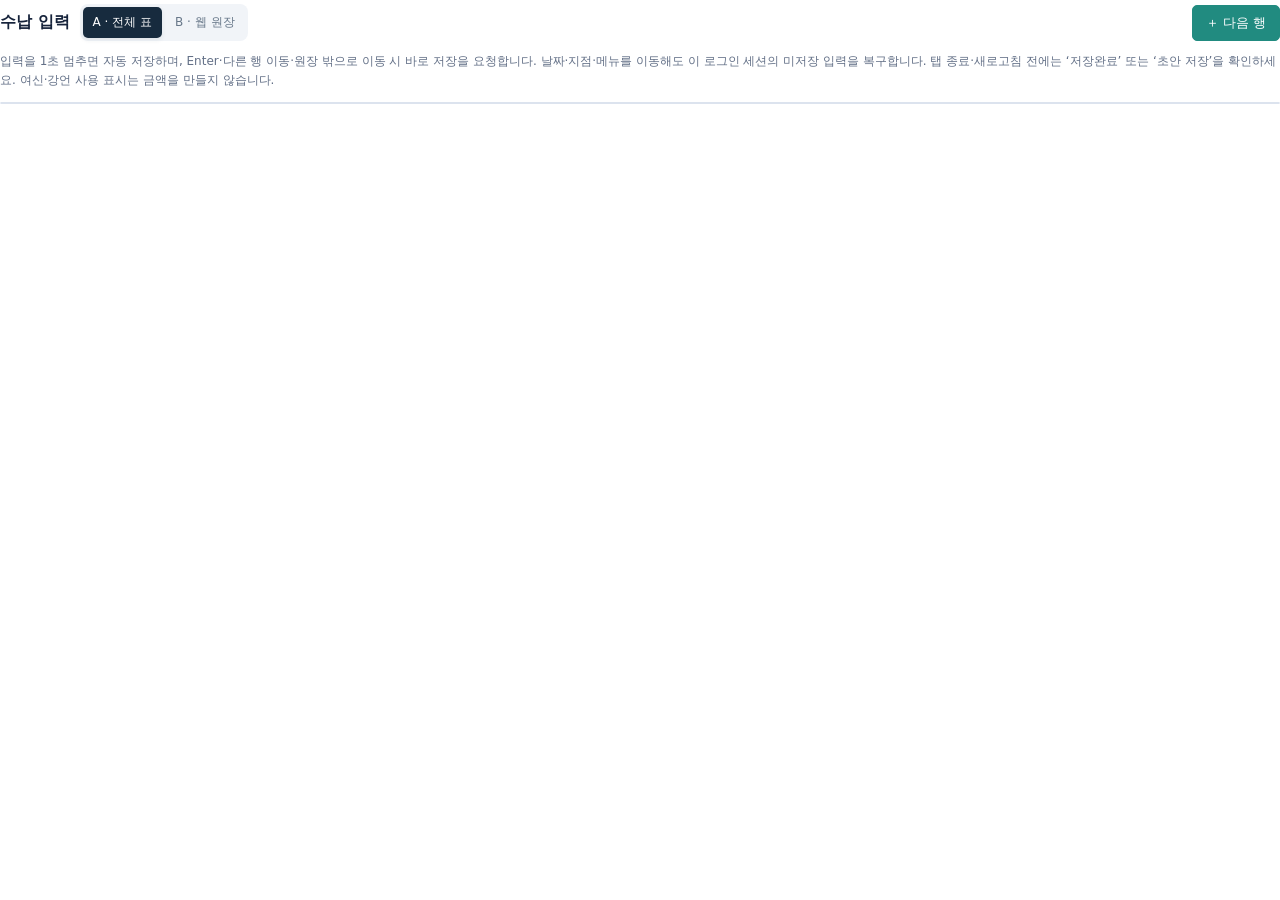
<file: assets/ledger_editor/index.html>
<!doctype html>
<html lang="ko"><head><meta charset="utf-8"><meta name="viewport" content="width=device-width,initial-scale=1">
<link rel="stylesheet" href="editor.css"><link rel="stylesheet" href="web.css"><title>수납 원장 입력</title></head>
<body><div class="toolbar"><strong>수납 입력</strong><div class="layout-switch" role="group" aria-label="수납원장 화면 비교"><button id="layout-table" class="web-local-control" type="button" aria-pressed="true">A · 전체 표</button><button id="layout-web" class="web-local-control" type="button" aria-pressed="false">B · 웹 원장</button></div><span id="summary" role="status" aria-live="polite"></span><button id="add" type="button">＋ 다음 행</button></div>
<p class="hint">입력을 1초 멈추면 자동 저장하며, Enter·다른 행 이동·원장 밖으로 이동 시 바로 저장을 요청합니다. 날짜·지점·메뉴를 이동해도 이 로그인 세션의 미저장 입력을 복구합니다. 탭 종료·새로고침 전에는 ‘저장완료’ 또는 ‘초안 저장’을 확인하세요. 여신·강언 사용 표시는 금액을 만들지 않습니다.</p>
<div id="legacy-view" class="scroll" tabindex="0" aria-label="결제수단 전체 표, 좌우로 스크롤"><table><thead id="header"></thead><tbody id="rows"></tbody></table></div>
<div id="web-view" hidden></div>
<p id="closed" class="hint" hidden>마감된 일자입니다. 수정하려면 사유를 입력해 재개방하세요.</p>
<script src="state.js"></script><script src="web.js"></script><script src="editor.js"></script></body></html>
</file>
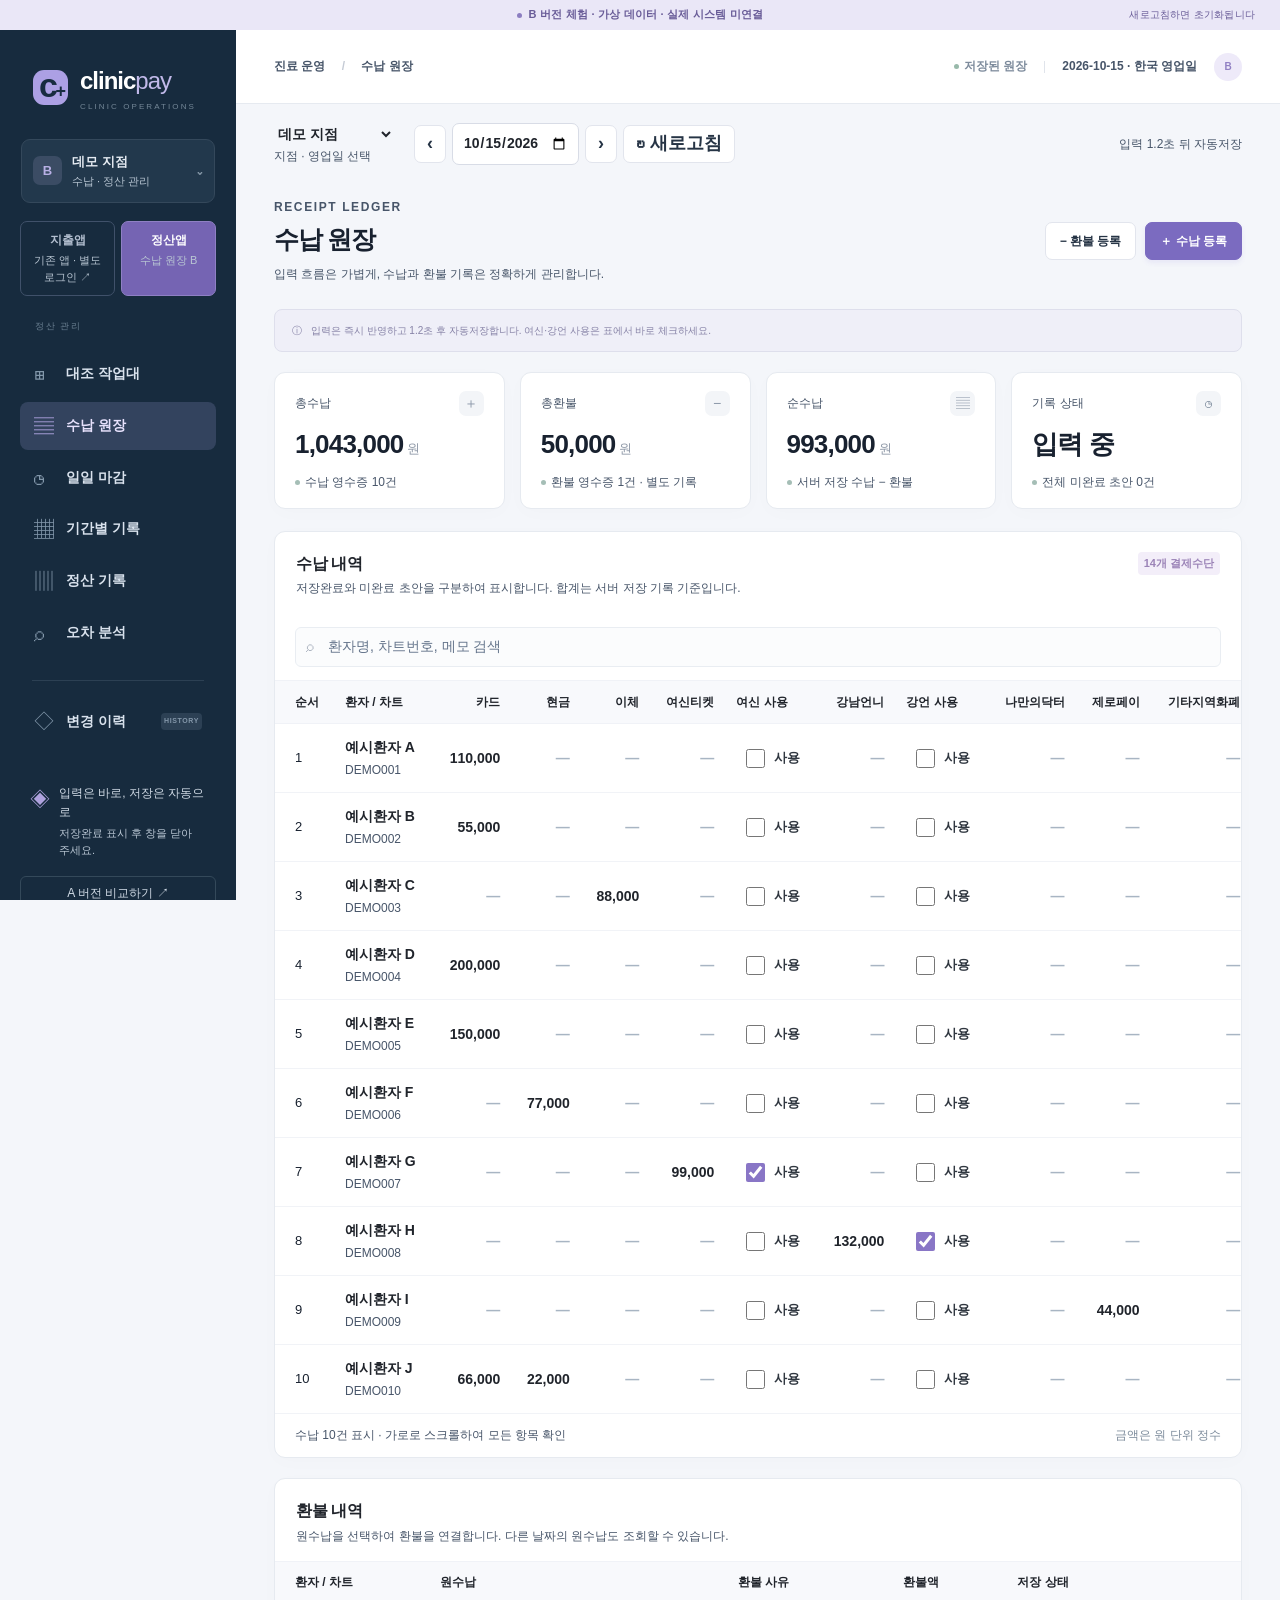
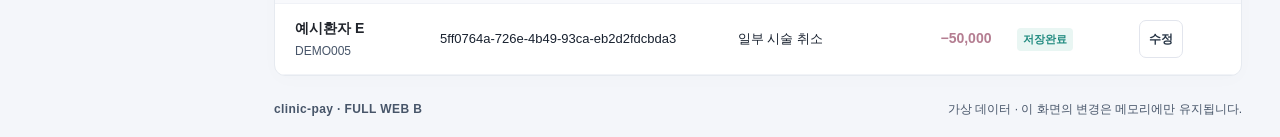
<file: web_static/preview.html>
<!doctype html>
<html lang="ko">
<head><meta charset="UTF-8"><meta name="viewport" content="width=device-width, initial-scale=1"><meta name="theme-color" content="#172b3e"><title>clinic-pay · 수납 원장 B · 가상 체험</title><link rel="stylesheet" href="styles.css"><link rel="stylesheet" href="web.css"></head>
<body>
<div id="environment-banner" class="demo-banner"><span class="demo-dot"></span><span id="environment-label">수납 원장 B · 전체 웹 화면</span><span class="banner-right" id="environment-detail">기존 A 버전과 같은 수납원장</span></div>
<section id="login-view" class="login-wrap">
  <div class="login-card">
    <section class="login-intro" aria-label="병원 정산 관리">
      <div class="login-brand"><span class="login-brand-mark" aria-hidden="true"><span></span><span></span><span></span></span><b>clinic.</b></div>
      <div class="login-message"><span class="login-eyebrow">CLINIC SETTLEMENT MANAGER</span><h1>정확한 기록이 모여,<br>마감이 간편해집니다.</h1><p>수납부터 마감 대조까지<br>우리 병원의 정산을 한곳에서 관리하세요.</p></div>
      <svg class="login-orbits" viewBox="0 0 360 300" aria-hidden="true"><ellipse cx="200" cy="160" rx="110" ry="52" transform="rotate(-40 200 160)" fill="none" stroke="#87a2ff" stroke-opacity=".25"/><ellipse cx="200" cy="160" rx="119" ry="60" transform="rotate(-35 200 160)" fill="none" stroke="#87a2ff" stroke-opacity=".31"/><ellipse cx="200" cy="160" rx="128" ry="68" transform="rotate(-30 200 160)" fill="none" stroke="#87a2ff" stroke-opacity=".37"/><ellipse cx="200" cy="160" rx="137" ry="76" transform="rotate(-25 200 160)" fill="none" stroke="#87a2ff" stroke-opacity=".43"/><ellipse cx="200" cy="160" rx="146" ry="84" transform="rotate(-20 200 160)" fill="none" stroke="#87a2ff" stroke-opacity=".49"/><ellipse cx="200" cy="160" rx="155" ry="92" transform="rotate(-15 200 160)" fill="none" stroke="#87a2ff" stroke-opacity=".55"/><circle cx="303" cy="110" r="8" fill="#7895ff"/><circle cx="88" cy="196" r="4" fill="#d5dfff"/></svg>
      <p class="login-private"><svg width="18" height="18" viewBox="0 0 24 24" fill="none" stroke="currentColor" stroke-width="1.8" stroke-linecap="round" stroke-linejoin="round" aria-hidden="true"><path d="M12 22s8-4 8-11V5l-8-3-8 3v6c0 7 8 11 8 11Z"/><path d="m9 12 2 2 4-4"/></svg>우리 병원만의 정산 기록</p>
    </section>
    <section class="login-panel" aria-labelledby="login-title">
      <span class="login-icon" aria-hidden="true"><svg width="25" height="25" viewBox="0 0 24 24" fill="none" stroke="currentColor" stroke-width="1.8" stroke-linecap="round" stroke-linejoin="round"><path d="M6 22V4a2 2 0 0 1 2-2h8a2 2 0 0 1 2 2v18M6 12H4a2 2 0 0 0-2 2v6a2 2 0 0 0 2 2h16a2 2 0 0 0 2-2v-6a2 2 0 0 0-2-2h-2M10 22v-4h4v4M10 6h4M10 10h4M10 14h4"/></svg></span>
      <p class="login-eyebrow">WELCOME BACK</p><h2 id="login-title">정산관리 로그인</h2><p class="login-description">총괄 관리자 계정으로 로그인해 주세요.</p>
      <form id="login-form">
        <label class="field"><span>아이디</span><input id="username" name="username" autocomplete="username" autocapitalize="none" spellcheck="false" aria-describedby="login-error" required></label>
        <label class="field"><span>비밀번호</span><input id="password" name="password" type="password" autocomplete="current-password" aria-describedby="login-error" required></label>
        <p class="error-message" id="login-error" role="alert"></p>
        <button class="btn primary" type="submit" id="login-submit" disabled>연결 확인 중…</button>
      </form>
    </section>
  </div>
</section>
<div class="app-shell" id="app-shell" hidden>
<aside class="sidebar">
<a class="brand" href="#ledger" aria-label="clinic-pay 홈"><span class="brand-icon">c<span>+</span></span><span>clinic<span class="brand-pay">pay</span><small>CLINIC OPERATIONS</small></span></a>
<div class="workspace-chip"><span class="workspace-avatar">B</span><div><span id="workspace-name">클리닉</span><small>수납 · 정산 관리</small></div><span class="workspace-chevron">⌄</span></div>
<div class="app-switch" aria-label="앱 대분류"><a href="https://pay.bwdot.com" target="_blank" rel="noopener">지출앱<small>기존 앱 · 별도 로그인 ↗</small></a><a href="#ledger" class="selected" id="settlement-home">정산앱<small>수납 원장 B</small></a></div><div class="nav-label">정산 관리</div>
<nav aria-label="주 메뉴"><button class="nav-item" data-tab="workbench"><span class="nav-icon">⊞</span>대조 작업대</button><button class="nav-item active" data-tab="ledger"><span class="nav-icon">▤</span>수납 원장</button><button class="nav-item" data-tab="closing"><span class="nav-icon">◷</span>일일 마감</button><button class="nav-item" data-tab="history"><span class="nav-icon">▦</span>기간별 기록</button><button class="nav-item" data-tab="reconciliation-history"><span class="nav-icon">▥</span>정산 기록</button><button class="nav-item" data-tab="analysis"><span class="nav-icon">⌕</span>오차 분석</button><div class="nav-divider"></div><button class="nav-item" data-tab="activity"><span class="nav-icon">◇</span>변경 이력<span class="small-label">HISTORY</span></button></nav>
<div class="sidebar-bottom"><div class="safe-demo"><span>◈</span><div>입력은 바로, 저장은 자동으로<small>저장완료 표시 후 창을 닫아 주세요.</small></div></div><a class="reset-button return-a" href="https://vsline-clinic-pay-1.streamlit.app/?ledger_view=table" target="_blank" rel="noopener">A 버전 비교하기 ↗</a><div class="profile"><span class="profile-avatar">관</span><div><span id="profile-name"></span><small>총괄 관리자</small></div><button id="logout" class="logout-button" title="로그아웃" aria-label="로그아웃">↗</button></div></div>
</aside>
<main class="main"><header class="topbar"><div class="breadcrumb">진료 운영 <span>/</span> <strong id="breadcrumb-current">수납 원장</strong></div><div class="topbar-right"><span class="live-pill" id="save-indicator" role="status" aria-live="polite"><i></i> 원장 조회 중</span><span class="divider"></span><span class="date-chip" id="selected-date-note"></span><span class="avatar">B</span><button class="btn small mobile-logout" id="mobile-logout">로그아웃</button></div></header>
<div class="business-date-bar"><div><label for="branch-select" class="sr-only">지점</label><select id="branch-select" aria-label="지점"></select><small>지점 · 영업일 선택</small></div><div class="date-controls"><button class="btn" data-date-step="-1" aria-label="이전 영업일">‹</button><label for="business-date" class="sr-only">영업일</label><input id="business-date" type="date" min="0001-01-01" max="9999-12-31"><button class="btn" data-date-step="1" aria-label="다음 영업일">›</button><button class="btn" id="refresh-day">↻ 새로고침</button></div><span id="date-save-note">입력 1.2초 뒤 자동저장</span></div>
<div id="main-content" class="content"><div class="empty-state">원장을 불러오는 중입니다.</div></div><footer class="footer"><span>clinic-pay · FULL WEB B</span><span id="footer-note">서버에서 확인한 기록만 저장완료로 표시합니다.</span></footer></main>
</div>
<dialog id="editor-dialog" class="editor-dialog"></dialog><dialog id="notice-dialog" class="notice-dialog"></dialog><div id="toast" role="status" aria-live="polite"></div>
<script src="state.js"></script><script src="core.js"></script><script src="demo-api.js"></script><script src="app.js"></script>
</body></html>
</file>
<file: assets/ledger_editor/editor.css>
:root{font-family:system-ui,-apple-system,sans-serif;color:#16233b;font-size:13px;color-scheme:light}*{box-sizing:border-box}body{margin:0;background:#fff}.toolbar{display:flex;align-items:center;gap:14px;padding:4px 0}.toolbar strong{font-size:16px}.toolbar button{margin-left:auto}.hint{color:#637087;font-size:12px;line-height:1.6;margin:7px 0 12px}.scroll{overflow:auto;max-height:520px;border:1px solid #dce3ee;border-radius:8px}table{border-collapse:separate;border-spacing:0;min-width:100%;font-size:12px}th{position:sticky;top:0;background:#f2f5fb;z-index:1;text-align:left;white-space:nowrap;padding:9px 6px;border-bottom:1px solid #dce3ee}td{padding:5px 4px;border-bottom:1px solid #edf0f5;vertical-align:top}input,select{font:inherit;color:inherit;width:100%;min-width:84px;border:1px solid #dce3ee;border-radius:5px;background:#fff;padding:7px 6px}input:focus,select:focus{outline:2px solid #315df6;outline-offset:0}input[type=checkbox]{min-width:18px;width:18px;height:18px;margin:7px}input.money{min-width:90px;text-align:right;font-variant-numeric:tabular-nums}input.chart{min-width:95px}input.name{min-width:110px}input.note{min-width:180px}select.refund{min-width:170px}button{cursor:pointer;border:1px solid #dce3ee;background:#f8faff;border-radius:5px;padding:6px 9px;font:inherit;color:#294775;white-space:nowrap}button:hover{background:#eef3ff}button:disabled,input:disabled,select:disabled{opacity:.6;cursor:default}.state{min-width:150px;max-width:240px;white-space:normal}.state small{display:block;line-height:1.4;color:#637087;margin-top:4px;overflow-wrap:anywhere}.status{font-size:11px;color:#637087;display:block;white-space:nowrap}.status.saved{color:#168253}.status.draft{color:#a56800}.status.error,.status.conflict{color:#bb3333}.resolve{display:flex;gap:4px;margin-top:5px}.resolve button{font-size:11px;padding:4px}.actions{display:flex;gap:4px}.total{font-variant-numeric:tabular-nums;white-space:nowrap;padding-top:13px;color:#435472}tr.voided{opacity:.6}tr.conflict{background:#fff6f4}tr.draft{background:#fffcf3}.notice{max-width:240px;font-size:11px;margin-top:5px;overflow-wrap:anywhere}
</file>
<file: assets/ledger_editor/web.css>
[hidden]{display:none!important}.toolbar{flex-wrap:wrap;gap:10px}.toolbar>.layout-switch{display:flex;gap:3px;padding:3px;background:#f1f4f8;border-radius:8px}.toolbar .layout-switch button{margin:0;border:0;background:transparent;font-size:12px;color:#68788a;padding:7px 10px}.toolbar .layout-switch button[aria-pressed=true]{background:#172b3e;color:#fff;box-shadow:0 2px 5px #172b3e15}.toolbar>#summary{font-size:12px;color:#66788c}.toolbar>#add{margin-left:auto;background:#218b80;border-color:#218b80;color:#fff;padding:8px 13px}.toolbar>#add:hover{background:#1a746b}
#web-view{--web-border:#e5eaf0;--web-muted:#718095;--web-navy:#172b3e;--web-teal:#218b80;background:#f5f7fa;border:1px solid var(--web-border);border-radius:12px;padding:19px;color:#263a4e}.web-heading{display:flex;justify-content:space-between;align-items:center;margin-bottom:16px}.web-heading h2{font-size:21px;letter-spacing:-.6px;margin:3px 0}.web-eyebrow{font-size:9px;letter-spacing:1.5px;color:#8d9aab}.web-context{font-size:12px;color:var(--web-muted)}.web-view-badge{background:#e6f4f0;border:1px solid #d5ece5;border-radius:6px;padding:6px 9px;color:#27796e;font-size:11px}.web-stats{display:grid;grid-template-columns:repeat(3,minmax(0,1fr));gap:12px}.web-stat{background:#fff;border:1px solid var(--web-border);border-radius:9px;padding:14px 17px;min-width:0}.web-stat>span{color:var(--web-muted);font-size:11px}.web-stat strong{display:block;font-size:22px;letter-spacing:-.5px;font-variant-numeric:tabular-nums;margin-top:5px;overflow-wrap:anywhere}.web-stat:last-child strong{color:var(--web-teal)}.web-confirmed-note{font-size:11px;line-height:1.6;color:var(--web-muted);margin:9px 0 16px}.web-workspace{display:grid;grid-template-columns:minmax(380px,1.5fr) minmax(320px,1fr);gap:16px;align-items:start}.web-list-panel,.web-detail{background:#fff;border:1px solid var(--web-border);border-radius:10px;min-width:0;overflow:hidden}.web-panel-head{padding:15px 16px;display:flex;align-items:center;justify-content:space-between;gap:10px;border-bottom:1px solid #eef1f5}.web-panel-head h3{font-size:14px;margin:0;font-weight:650}.web-count,.web-detail-caption{font-size:11px;color:var(--web-muted)}.web-filters{padding:11px 13px;display:flex;gap:9px}.web-filters input{min-width:0;flex:1;font-size:12px;padding:9px 10px;background:#f9fafc;border-color:var(--web-border)}.web-filters select{width:110px;min-width:0;font-size:11px;border-color:var(--web-border)}.web-list-labels,.web-receipt{display:grid;grid-template-columns:minmax(110px,1fr) minmax(106px,.9fr) 42px 42px;gap:4px;align-items:center}.web-list-labels{padding:9px 13px;background:#f7f9fb;font-size:10px;color:#8692a2;border-block:1px solid #eef1f5}.web-list-labels span:nth-child(2){text-align:right;padding-right:6px}.web-list-labels span:nth-child(n+3){text-align:center}.web-list{max-height:376px;overflow-y:auto;overscroll-behavior:contain}.web-receipt{padding:11px 13px;border-bottom:1px solid #eef1f5;min-height:83px;border-left:3px solid transparent}.web-receipt:last-child{border-bottom:0}.web-receipt.selected{background:#f2f8f7;border-left-color:var(--web-teal)}.web-receipt.conflict,.web-receipt.error{background:#fff6f4}.web-receipt.voided{opacity:.6}.web-select{display:block;min-width:0;border:0;padding:0;text-align:left;white-space:normal;background:transparent;color:inherit}.web-select:hover{background:transparent;color:#15786e}.web-select strong{display:block;font-size:13px;font-weight:650;overflow-wrap:anywhere}.web-select small{display:block;font-size:10px;line-height:1.5;margin-top:3px;color:var(--web-muted);overflow-wrap:anywhere}.web-select .web-payments{color:#8d99a9;font-size:10px}.web-figures{text-align:right;padding-right:6px;min-width:0}.web-row-total{font-size:13px;font-variant-numeric:tabular-nums;font-weight:650;overflow-wrap:anywhere}.web-row-state{display:block;font-size:10px;margin-top:6px;color:#7a8796}.web-row-state.saved{color:#268574}.web-row-state.draft{color:#a56800}.web-row-state.error,.web-row-state.conflict{color:#bc5c57}.web-usage{display:flex;align-items:center;justify-content:center;min-height:44px;cursor:pointer}.web-usage input[type=checkbox]{width:18px;height:18px;min-width:18px;margin:0;accent-color:var(--web-teal);cursor:pointer}.web-detail-body{padding:15px 16px;max-height:467px;overflow-y:auto;overscroll-behavior:contain}.web-field-grid,.web-money-grid{display:grid;grid-template-columns:repeat(2,minmax(0,1fr));gap:11px;margin-bottom:13px}.web-field{display:block;min-width:0}.web-field>span{font-size:11px;color:#66778d;display:block;margin-bottom:5px}.web-field input,.web-field select{width:100%;min-width:0;font-size:12px;padding:8px;border-radius:6px;border-color:#dfe5ed}.web-field input:focus,.web-field select:focus{outline-color:#41a69b}.web-field input.money{text-align:right;min-width:0}.web-detail-body h4{font-size:12px;margin:18px 0 11px;font-weight:650}.web-detail-total{display:flex;align-items:center;justify-content:space-between;gap:10px;padding:11px 12px;background:#f0f7f5;border-radius:6px;margin:10px 0 15px}.web-detail-total span{font-size:10px;color:#638478}.web-detail-total strong{font-size:14px;overflow-wrap:anywhere;color:#26766a}.web-checkbox-note{font-size:10px;color:var(--web-muted);line-height:1.65;margin:11px 0}.web-detail-state{min-width:0;max-width:none;padding:11px 0;border-top:1px solid #eef1f5}.web-detail-state .notice{max-width:none}.web-detail-state .status{font-size:12px}.web-detail .actions{flex-wrap:wrap;border-top:1px solid #eef1f5;padding-top:11px}.web-detail .actions button{font-size:11px}.web-empty{font-size:12px;color:var(--web-muted);line-height:1.8;text-align:center;padding:24px 16px;margin:0}
@media(max-width:900px){#web-view{padding:14px}.web-workspace{grid-template-columns:minmax(0,1fr)}.web-list{max-height:280px}.web-detail-body{max-height:390px}.web-stat{padding:12px}.web-stat strong{font-size:20px}.web-detail-caption{font-size:10px}}
@media(max-width:500px){.toolbar>strong{display:none}.toolbar>#summary{width:100%;order:3}.toolbar>#add{font-size:11px}.toolbar .layout-switch button{font-size:11px;padding:7px}.web-stats{gap:7px}.web-stat{padding:10px}.web-stat strong{font-size:15px}.web-heading h2{font-size:19px}.web-list-labels,.web-receipt{grid-template-columns:minmax(80px,1fr) minmax(88px,.9fr) 33px 33px;gap:2px}.web-receipt{padding-inline:8px}.web-list-labels{padding-inline:8px}.web-row-total{font-size:11px}.web-select strong{font-size:12px}.web-filters{padding:10px 9px}.web-filters select{width:96px}.web-panel-head{padding:13px}}
</file>
<file: web_static/styles.css>
:root{--navy:#172b3e;--ink:#213348;--muted:#7b8999;--border:#e6eaf0;--bg:#f4f6fa;--purple:#7766d5;--purple-bg:#f0edfc;--teal:#218b80;--teal-bg:#e9f6f3;--red:#cc6471;--red-bg:#fff0f1;--orange:#bc8b45;--white:#fff;--shadow:0 4px 20px #26344804}*{box-sizing:border-box}body{margin:0;background:var(--bg);color:var(--ink);font-family:Inter,"Pretendard","Noto Sans KR",-apple-system,BlinkMacSystemFont,"Segoe UI",Arial,sans-serif;font-size:14px;line-height:1.55}button,input,select,textarea{font:inherit}button{cursor:pointer}button:focus-visible,a:focus-visible{outline:3px solid #aa9ae9;outline-offset:3px}button:disabled{cursor:not-allowed;opacity:.5}a{color:inherit;text-decoration:none}button{transition:background .15s,border-color .15s}.demo-banner{height:30px;background:#eae7f7;display:flex;align-items:center;justify-content:center;gap:7px;font-size:11px;letter-spacing:.02em;color:#685b97;font-weight:600}.demo-dot{width:5px;height:5px;background:#8c7ec1;border-radius:50%}.banner-right{position:absolute;right:25px;font-size:10px;font-weight:400}.app-shell{display:flex;min-height:calc(100vh - 30px)}.sidebar{width:236px;flex-shrink:0;background:var(--navy);color:#b1bdc9;padding:32px 20px 18px;display:flex;flex-direction:column;position:sticky;top:0;height:calc(100vh - 30px)}.brand{display:flex;align-items:center;gap:12px;color:white;padding:0 13px;font-size:24px;font-weight:650;letter-spacing:-1px}.brand-icon{height:35px;width:35px;border-radius:11px;background:#aca0e4;color:#182c40;font-size:34px;line-height:31px;position:relative;padding-left:6px;font-weight:800}.brand-icon span{font-size:18px;position:absolute;top:6px;right:3px}.brand-pay{font-weight:400;color:#c1b9e9}.brand small{display:block;font-size:8px;letter-spacing:2.1px;margin-top:2px;color:#748797;font-weight:500}.workspace-chip{margin:37px 1px 29px;display:flex;align-items:center;gap:10px;background:#22384c;padding:12px 11px;border:1px solid #34485b;border-radius:9px;color:#e5ebf2;font-size:12px;font-weight:600}.workspace-avatar{display:grid;place-items:center;width:29px;height:29px;border-radius:7px;background:#3b4c64;color:#b9b0e5}.workspace-chip small{font-size:10px;display:block;color:#8b9cad;font-weight:400;margin-top:1px}.workspace-chevron{margin-left:auto;color:#889aaa}.nav-label{font-size:9px;letter-spacing:1.5px;color:#6c8193;padding-left:15px;margin-bottom:12px}.nav-item{width:100%;display:flex;align-items:center;gap:12px;border:0;border-radius:8px;background:transparent;color:#aab9c7;text-align:left;padding:13px 14px;margin:4px 0;font-size:13px;font-weight:500}.nav-item:hover{background:#263d51}.nav-item.active{background:#33435e;color:#e7e1fc}.nav-icon{font-size:20px;line-height:1;width:20px;font-weight:400;color:#8297aa}.active .nav-icon{color:#bcadee}.nav-count{margin-left:auto;background:#8170c1;color:#fff;border-radius:5px;padding:0 6px;font-size:10px}.nav-divider{height:1px;background:#2c4053;margin:23px 12px 17px}.small-label{font-size:7px;letter-spacing:.6px;margin-left:auto;background:#2c4054;border-radius:4px;padding:3px;color:#8497aa}.sidebar-bottom{margin-top:auto;padding-top:45px}.safe-demo{display:flex;gap:9px;color:#a9b8c7;font-size:10px;padding:10px}.safe-demo>span{color:#afa2de;font-size:20px}.safe-demo small{display:block;color:#687f92;font-size:9px;margin-top:4px}.reset-button{background:none;border:1px solid #34495a;width:100%;border-radius:6px;color:#92a4b4;padding:7px;font-size:10px;margin:7px 0 23px}.profile{border-top:1px solid #2c4053;padding:18px 10px 0;display:flex;align-items:center;gap:10px;font-size:11px;color:#d7e0e9}.profile small{display:block;color:#71889b;font-size:9px}.profile-avatar{width:32px;height:32px;display:grid;place-items:center;border-radius:50%;background:#334b60;font-size:11px}.profile-dot{height:6px;width:6px;background:#79b6a4;border-radius:50%;margin-left:auto}.main{min-width:0;flex:1}.topbar{height:74px;border-bottom:1px solid var(--border);background:#fff;display:flex;align-items:center;justify-content:space-between;padding:0 38px}.breadcrumb{font-size:11px;color:#97a0ad}.breadcrumb span{margin:0 13px;color:#c5cbd5}.breadcrumb strong{font-weight:500;color:#6c7a8b}.topbar-right{display:flex;align-items:center;gap:17px;font-size:10px;color:#8b96a5}.live-pill{display:flex;align-items:center;gap:5px;color:#7d8b9c}.live-pill i{height:5px;width:5px;border-radius:50%;background:#98b9aa}.divider{height:12px;width:1px;background:#e0e4eb}.avatar{height:28px;width:28px;display:grid;place-items:center;background:#eeeaf9;border-radius:50%;color:#9180c3;font-size:10px}.content{padding:32px 38px 24px;max-width:1750px;margin:auto}.page-heading{display:flex;align-items:center;justify-content:space-between;gap:20px;margin-bottom:25px}.eyebrow{font-size:9px;color:#9aa3b1;letter-spacing:1.6px;font-weight:600;margin-bottom:4px}.page-heading h1{font-size:25px;letter-spacing:-1.2px;font-weight:700;margin:0 0 6px}.page-heading p{margin:0;font-size:11px;color:#8894a4}.heading-actions{display:flex;align-items:center;gap:9px}.btn{border:1px solid #e2e5ed;background:#fff;border-radius:7px;display:inline-flex;align-items:center;justify-content:center;gap:7px;padding:9px 14px;font-size:11px;font-weight:550;color:#647487;white-space:nowrap}.btn:hover{background:#f5f3fb;border-color:#c9c0e7}.btn.primary{background:#7b6bc0;color:white;border-color:#7b6bc0;box-shadow:0 3px 5px #7766d519}.btn.primary:hover{background:#6c5aaf}.btn.small{padding:6px 9px;font-size:10px}.btn.subtle{background:#f8f9fb;border-color:#e7eaf0}.btn.danger{color:#bb5d68;background:#fff9fa}.btn-icon{font-size:15px;line-height:1}.stats-grid{display:grid;grid-template-columns:repeat(4,1fr);gap:15px;margin-bottom:22px}.stat-card{background:#fff;border:1px solid var(--border);border-radius:11px;padding:18px 20px 16px;box-shadow:var(--shadow)}.stat-label{font-size:11px;color:#7d8998;display:flex;justify-content:space-between;align-items:center}.stat-label .stat-symbol{background:#f3f5f8;width:25px;height:25px;border-radius:7px;display:grid;place-items:center;color:#8c98a9;font-size:14px}.stat-number{font-size:26px;line-height:1.3;font-weight:650;letter-spacing:-.8px;margin:12px 0 11px;font-variant-numeric:tabular-nums}.stat-number small{font-size:13px;margin-left:4px;font-weight:500;color:#8c96a5}.stat-bottom{font-size:10px;color:#9aa3b1;display:flex;align-items:center;gap:5px}.stat-bottom .mini-dot{width:5px;height:5px;border-radius:50%;background:#a5beb6}.stat-card.alert{border-color:#e7dff4;background:#fdfcfe}.stat-card.alert .stat-number{color:#8b719e}.stat-card.alert .stat-symbol{background:#f1ebf7;color:#9e82ae}.stat-card.alert .stat-bottom{color:#9b84ab}.source-strip{background:#fff;border:1px solid var(--border);border-radius:10px;display:flex;align-items:center;padding:14px 18px;margin-bottom:23px;gap:22px}.source-strip-label{font-size:10px;color:#7c8999;font-weight:600;white-space:nowrap}.source-item{display:flex;align-items:center;gap:7px;font-size:10px;color:#738295}.source-item strong{font-weight:500;color:#43596e}.source-item small{color:#a2acb9;font-size:9px}.source-dot{height:6px;width:6px;background:#80b7a6;border-radius:50%}.source-dot.off{background:#cc8990}.source-note{font-size:9px;color:#a3aebb;margin-left:auto}.link-button{border:0;background:none;color:#8a78b8;font-size:10px;padding:1px 0;text-decoration:underline;text-underline-offset:3px}.work-grid{display:grid;grid-template-columns:minmax(420px,1.65fr) minmax(310px,1fr);gap:19px;align-items:start}.panel{background:#fff;border:1px solid var(--border);border-radius:11px;box-shadow:var(--shadow);overflow:hidden}.panel-head{padding:20px 21px 16px;display:flex;justify-content:space-between;align-items:flex-start;gap:10px}.panel-title{font-size:14px;font-weight:650;letter-spacing:-.4px}.panel-subtitle{font-size:10px;color:#97a1b0;margin-top:3px}.panel-head .tiny-count{color:#b5a8d1;font-size:10px;margin-left:7px;font-weight:500}.segmented-row{display:flex;gap:4px;padding:0 20px 15px;border-bottom:1px solid #f0f2f6;overflow:auto}.filter-button{padding:6px 10px;border:1px solid transparent;border-radius:5px;background:transparent;font-size:10px;white-space:nowrap;color:#91a0ae;display:flex;align-items:center;gap:7px}.filter-button b{font-size:9px;font-weight:500;color:#b1b7c2}.filter-button.active{background:#efebf9;color:#8a75b5;border-color:#e9e3f5}.filter-button.active b{color:#9c8abb}.search-row{padding:13px 20px;display:flex;gap:10px;align-items:center}.search-wrap{position:relative;flex:1}.search-wrap span{position:absolute;left:11px;top:7px;color:#a8b0bd;font-size:15px}.search-wrap input{width:100%;border:1px solid #e9edf2;border-radius:6px;background:#fbfcfd;padding:8px 10px 8px 32px;font-size:10px;outline:none;color:var(--ink)}.search-wrap input:focus{border-color:#b5a5da}.search-wrap input::placeholder{color:#a7b1bf}.count-label{font-size:9px;color:#a0a9b6;white-space:nowrap}.reconcile-table{width:100%;border-collapse:collapse;text-align:left;font-size:11px}.reconcile-table th{background:#f8f9fc;font-size:9px;font-weight:650;color:var(--navy);padding:11px 13px;border-block:1px solid #f0f2f7}.reconcile-table td{padding:14px 13px;border-bottom:1px solid #f1f3f7}.reconcile-table th:first-child,.reconcile-table td:first-child{padding-left:20px}.reconcile-table th:last-child,.reconcile-table td:last-child{padding-right:20px}.reconcile-table tbody tr{cursor:pointer}.reconcile-table tbody tr:hover{background:#faf8fe}.reconcile-table tbody tr.selected{background:#f5f2fc;box-shadow:inset 3px 0 #a18acb}.patient{font-weight:550;color:#4b5f72;font-size:11px;white-space:nowrap}.patient small{display:block;font-size:9px;color:#a5aebc;margin-top:2px;font-weight:400}.amount-cell{text-align:right;font-size:11px;font-variant-numeric:tabular-nums;color:#586c7f;white-space:nowrap}.amount-cell small{display:block;color:#a0adba;font-size:9px}.amount-cell.negative{color:#b47d91}.badge{display:inline-flex;align-items:center;gap:4px;font-size:9px;padding:3px 6px;border-radius:4px;white-space:nowrap;font-weight:500;background:#f0f3f7;color:#8796a6}.badge.error{background:#f9ecef;color:#b77b8d}.badge.review{background:#f3eef9;color:#9b83b7}.badge.missing{background:#fbf1e6;color:#ba9869}.badge.ok{background:#eaf4f0;color:#7a9f90}.table-tail{padding:12px 20px;display:flex;justify-content:space-between;color:#a0a9b6;font-size:9px}.table-tail strong{font-weight:500;color:#7c8b9b}.detail-panel{position:sticky;top:20px}.detail-panel .panel-head{border-bottom:1px solid #edf0f5;padding-bottom:16px}.detail-name{display:flex;align-items:center;gap:8px;font-size:14px}.detail-name small{font-size:10px;color:#9aa8b7;font-weight:400}.detail-intro{padding:16px 20px 14px}.detail-alert{border-radius:7px;background:#f7f2f9;border:1px solid #eee6f3;color:#9a7ca7;padding:10px 11px;font-size:10px;line-height:1.7}.detail-alert strong{font-weight:600;display:block;font-size:11px}.proof-cards{padding:0 20px 4px}.proof-row{display:flex;align-items:flex-start;justify-content:space-between;padding:13px 0;border-bottom:1px solid #eef1f5;gap:12px}.proof-label{font-size:10px;color:#718496;display:flex;gap:8px;align-items:flex-start}.proof-icon{width:26px;height:26px;display:grid;place-items:center;border:1px solid #e6ebf2;border-radius:7px;color:#96a4b5;font-size:12px}.proof-label strong{display:block;font-weight:550;color:#62778c}.proof-label small{display:block;font-size:9px;color:#a5afbc;margin-top:2px}.proof-amount{text-align:right;font-size:15px;font-weight:600;font-variant-numeric:tabular-nums;color:#62788b}.proof-amount small{display:block;font-size:9px;color:#a2afbb;font-weight:400;margin-top:3px}.proof-amount.error{color:#ad809b}.proof-extra{margin:0 20px 15px;padding:10px;background:#f8fafc;font-size:9px;color:#91a1af;border-radius:5px}.detail-actions{padding:4px 20px 18px;display:flex;gap:8px}.detail-actions .btn{flex:1}.detail-foot{border-top:1px solid #eef1f5;padding:12px 20px;font-size:9px;color:#a6afbc;background:#fcfdfe}.below-grid{display:grid;grid-template-columns:1.65fr 1fr;gap:19px;margin-top:20px}.activity-list{list-style:none;padding:0 20px 15px;margin:0;max-height:185px;overflow:auto}.activity-list li{display:flex;gap:10px;font-size:10px;padding:8px 0;color:#8595a5;border-bottom:1px solid #f4f5f8}.activity-dot{width:5px;height:5px;border-radius:50%;background:#b9afd7;margin-top:5px;flex-shrink:0}.activity-list time{font-size:9px;color:#b0b8c2;margin-left:auto;white-space:nowrap}.principle-box{padding:0 20px 18px;color:#9ba7b3;font-size:10px;line-height:1.9}.principle-box strong{font-weight:550;color:#6a7e90}.footer{display:flex;justify-content:space-between;padding:0 38px 18px;color:#acb5c0;font-size:9px;max-width:1750px;margin:auto}.footer>span:first-child{font-weight:600;letter-spacing:.4px}.table-scroll{overflow:auto}.wide-table{min-width:1150px}.wide-table th,.wide-table td{padding:12px 11px}.wide-table td{font-size:10px}.wide-table .btn{padding:4px 7px;font-size:9px}.info-banner{padding:13px 17px;border:1px solid #dedfec;border-radius:8px;background:#efeff8;color:#8682a6;font-size:10px;margin-bottom:20px;display:flex;gap:9px;align-items:center}.empty-state{padding:36px 22px;text-align:center;color:#8b9cac;font-size:12px}.stack-gap{margin-top:20px}.closing-grid{display:grid;grid-template-columns:1.45fr 1fr;gap:20px}.closing-table{width:100%;border-collapse:collapse}.closing-table th,.closing-table td{padding:12px 20px;border-bottom:1px solid #eef1f5;text-align:right;font-size:11px;font-variant-numeric:tabular-nums}.closing-table th{font-size:10px;color:var(--navy);background:#f8fafc;font-weight:650}.closing-table th:first-child,.closing-table td:first-child{text-align:left}.closing-table tfoot{font-weight:650;color:#7a6b9c;background:#faf8fd}.metrics-mini{display:grid;grid-template-columns:repeat(2,1fr);gap:10px;padding:0 20px 18px}.metrics-mini>div{background:#f8f9fc;border-radius:7px;padding:12px;color:#95a0ae;font-size:10px}.metrics-mini b{display:block;color:#687d91;font-size:20px;margin-top:3px;font-weight:550}.metrics-mini small{font-size:10px;color:#9aa7b5}.cash-form{padding:0 20px 20px}.field{display:flex;flex-direction:column;gap:5px;font-size:10px;color:#7f8fa1}.field input,.field select,.field textarea{border:1px solid #dfe5ed;border-radius:6px;padding:9px 10px;min-width:0;color:#425a71;background:white;outline:none;font-size:12px;width:100%}.field input:focus,.field select:focus,.field textarea:focus{border-color:#a395cd}.field textarea{resize:vertical;min-height:60px}.form-grid{display:grid;grid-template-columns:repeat(2,1fr);gap:13px}.field.full{grid-column:1/-1}.cash-result{margin-top:13px;padding:12px;background:#f1f5f8;border-radius:6px;font-size:10px;color:#7d90a1;display:flex;justify-content:space-between}.cash-result strong{font-size:13px;color:#566c80}.close-review{margin-top:20px;display:flex;align-items:center;justify-content:space-between;padding:20px 23px;background:#eae6f4;border-radius:10px;border:1px solid #e1daef;color:#8c7cab;font-size:11px}.close-review strong{font-size:13px;display:block;color:#796690;margin-bottom:3px}.proposal-grid{display:grid;grid-template-columns:1.35fr 1fr;gap:20px}.proposal-body{padding:0 22px 24px;font-size:12px;color:#8393a4;line-height:1.9}.proposal-body h3{color:#536c80;font-size:13px;margin:20px 0 8px}.proposal-body p{margin:8px 0}.architecture{padding:18px;border:1px solid #e5e1ed;border-radius:8px;background:#faf9fd;display:flex;flex-direction:column;gap:10px;text-align:center}.architecture strong{padding:13px;border:1px solid #dcd4ee;background:#eeebf7;border-radius:6px;color:#8976ae;font-size:12px}.architecture small{font-size:10px;color:#a092b3}.architecture .connectors{display:flex;gap:7px}.architecture .connectors span{flex:1;padding:9px;border:1px solid #e5e8ef;border-radius:5px;background:white;font-size:10px;color:#8c9aab}.inventory{list-style:none;padding:0;margin:0}.inventory li{padding:8px 0;border-bottom:1px solid #edf0f5;display:flex;align-items:center;gap:10px;font-size:11px}.inventory span{margin-left:auto;white-space:nowrap;font-size:9px;color:#9d8bb8}.scope-note{font-size:10px;line-height:1.8;background:#f7f4fb;border-left:3px solid #b1a1d0;padding:11px 13px;color:#9888ac;margin-top:17px}.editor-dialog,.notice-dialog{padding:0;border:1px solid #dedfe9;border-radius:14px;box-shadow:0 24px 80px #162c3d33;max-height:90vh;color:var(--ink);width:min(680px,calc(100vw - 28px));background:#fff}.notice-dialog{width:min(490px,calc(100vw - 28px))}dialog::backdrop{background:#12233566;backdrop-filter:blur(3px)}.dialog-head{padding:21px 25px 16px;border-bottom:1px solid var(--border);display:flex;justify-content:space-between;align-items:flex-start}.dialog-head h2{font-size:18px;margin:0 0 5px;letter-spacing:-.5px}.dialog-head p{font-size:10px;color:#99a3b1;margin:0}.dialog-close{border:0;background:#f4f5f9;border-radius:50%;width:26px;height:26px;color:#91a0ae;font-size:16px}.dialog-body{padding:20px 25px;max-height:63vh;overflow:auto}.dialog-body p,.dialog-body li{font-size:12px;color:#7e8d9f;line-height:1.9}.dialog-body ul{padding-left:20px}.dialog-footer{padding:15px 25px;border-top:1px solid var(--border);display:flex;justify-content:flex-end;gap:8px}.money-grid{display:grid;grid-template-columns:repeat(3,1fr);gap:10px}.form-section{font-size:12px;font-weight:600;margin:22px 0 12px;color:#65798e}.checkbox-row{display:flex;gap:19px;align-items:center;font-size:11px;color:#788b9f;flex-wrap:wrap}.checkbox-row label{display:flex;gap:6px;align-items:center}.error-message{margin-top:13px;color:#ba697c;font-size:11px;line-height:1.8}.form-help{font-size:10px;color:#a08bb4;background:#f7f2fb;border-radius:6px;padding:10px;margin-top:13px}.money-summary{background:#eff5f4;padding:11px 13px;border-radius:6px;color:#77958e;font-size:11px;display:flex;justify-content:space-between;margin-top:12px}.money-summary b{font-size:14px;color:#5d897d}#toast{position:fixed;bottom:26px;left:50%;transform:translate(-50%,20px);padding:12px 19px;border-radius:9px;background:#263d50;color:#e5edf4;box-shadow:0 7px 25px #22384d24;font-size:12px;opacity:0;pointer-events:none;transition:.2s;z-index:20}#toast.show{opacity:1;transform:translate(-50%,0)}.refund-mark{font-size:8px;color:#b38d9a;margin-left:5px}.no-wrap{white-space:nowrap}.ghost-text{color:#a8b5c3}.status-indicator{width:5px;height:5px;border-radius:50%;background:currentColor}.source-missing{padding:10px;color:#b77989;font-size:10px;background:#fcf1f4;border-radius:6px;margin:0 20px 15px}.mobile-brand{display:none}@media(min-width:1600px){.content{padding-top:38px}.stat-card{padding:23px}.reconcile-table td{padding-top:18px;padding-bottom:18px}.source-strip{padding-block:18px}}@media(max-width:1240px){.sidebar{width:208px;padding-inline:14px}.content{padding:27px 25px}.topbar{padding-inline:25px}.stats-grid{gap:10px}.stat-card{padding:15px}.stat-number{font-size:22px}.source-strip{gap:14px;flex-wrap:wrap}.source-note{display:block}.work-grid{grid-template-columns:minmax(380px,1.4fr) minmax(280px,1fr);gap:14px}.proof-cards{padding-inline:16px}.detail-intro,.detail-actions{padding-inline:16px}.reconcile-table td,.reconcile-table th{padding-inline:9px}.reconcile-table td:first-child,.reconcile-table th:first-child{padding-left:16px}.reconcile-table td:last-child,.reconcile-table th:last-child{padding-right:12px}.footer{padding-inline:25px}.small-label{display:none}}@media(max-width:1050px){.sidebar{width:180px;padding-inline:10px}.brand{padding-inline:8px;font-size:20px;gap:8px}.brand-icon{height:31px;width:31px;font-size:30px}.brand small{font-size:6px}.nav-item{padding-inline:10px;font-size:12px}.content{padding:25px 21px}.topbar{padding-inline:21px}.date-chip{display:none}.page-heading h1{font-size:23px}.work-grid,.below-grid,.closing-grid,.proposal-grid{grid-template-columns:1fr}.detail-panel{position:static}.proof-cards{display:grid;grid-template-columns:repeat(3,1fr);gap:15px}.proof-row{display:block}.proof-amount{text-align:left;margin:11px 0 0 34px}.source-strip{gap:11px}.stat-number{font-size:21px}.stat-label{font-size:10px}.stat-bottom{font-size:9px}.below-grid{margin-top:15px}.source-item{font-size:9px}.footer{padding-inline:21px}}@media(max-width:700px){.demo-banner{font-size:9px;height:28px}.banner-right{display:none}.app-shell{display:block}.sidebar{width:100%;height:auto;position:static;padding:15px 16px 0}.brand{padding:0;font-size:22px}.brand small{font-size:6px}.workspace-chip,.nav-label,.sidebar-bottom,.nav-divider{display:none}.sidebar nav{display:flex;margin-top:14px;overflow:auto;gap:3px}.nav-item{white-space:nowrap;padding:10px 9px;justify-content:center;margin:0;font-size:10px;gap:5px;border-radius:6px 6px 0 0}.nav-icon{font-size:15px;width:auto}.nav-count{margin-left:0;font-size:8px}.topbar{height:48px;padding:0 17px}.breadcrumb{font-size:10px}.topbar-right{gap:9px}.divider,.avatar{display:none}.content{padding:23px 15px}.page-heading{align-items:flex-start;margin-bottom:19px;gap:12px}.page-heading h1{font-size:22px}.page-heading p{font-size:10px;max-width:220px}.heading-actions{gap:5px;flex-wrap:wrap;justify-content:flex-end}.heading-actions .btn{font-size:9px;padding:8px 10px}.heading-actions .btn.subtle{display:none}.stats-grid{grid-template-columns:repeat(2,1fr);gap:9px;margin-bottom:14px}.stat-card{padding:13px 15px}.stat-number{font-size:24px;margin:8px 0}.stat-label .stat-symbol{height:20px;width:20px;font-size:11px}.source-strip{padding:12px;gap:9px;margin-bottom:15px;justify-content:space-between}.source-strip-label{width:100%;font-size:9px}.source-item{font-size:9px;gap:4px}.source-item small{font-size:8px}.source-item:nth-child(4){flex-basis:100%}.source-strip>.link-button{font-size:8px}.work-grid{gap:15px}.panel-head{padding:16px 15px 13px}.panel-title{font-size:13px}.segmented-row{padding-inline:12px;gap:2px}.filter-button{font-size:9px;padding:5px 7px;gap:4px}.search-row{padding:11px 14px}.reconcile-table td,.reconcile-table th{padding:12px 8px}.reconcile-table td:first-child,.reconcile-table th:first-child{padding-left:13px}.reconcile-table td:last-child,.reconcile-table th:last-child{padding-right:13px}.patient,.amount-cell{font-size:10px}.patient small{font-size:8px}.badge{font-size:8px;padding:3px 4px}.reconcile-table th{font-size:8px}.hide-mobile{display:none}.table-tail{padding:11px 14px;font-size:8px}.proof-cards{display:block;padding:0 17px}.proof-row{display:flex;padding-block:12px}.proof-amount{margin:0;text-align:right}.detail-panel .panel-head{padding-bottom:13px}.detail-intro{padding:12px 17px}.detail-actions{padding-inline:17px}.footer{display:block;padding:0 17px 15px;font-size:8px}.footer span{display:block}.close-review{gap:14px;padding:15px;font-size:10px}.close-review strong{font-size:11px}.form-grid{gap:11px}.money-grid{grid-template-columns:repeat(2,1fr)}.dialog-head,.dialog-body,.dialog-footer{padding-inline:20px}.proposal-body{padding-inline:17px}.closing-table th,.closing-table td{padding:10px 13px;font-size:10px}.architecture .connectors{flex-wrap:wrap}.info-banner{font-size:9px}.stat-bottom{font-size:8px}}

@media(min-width:701px){.patient,.amount-cell{font-size:12px}.panel-title{font-size:15px}.page-heading p{font-size:12px}.proof-label{font-size:11px}.detail-alert{font-size:11px}.principle-box{font-size:11px}.reconcile-table th{font-size:10px}.source-note{font-size:10px}}

.usage-cell{text-align:center!important}.usage-toggle{display:inline-flex;align-items:center;justify-content:center;gap:6px;min-width:64px;min-height:44px;cursor:pointer;white-space:nowrap}.usage-toggle input{width:19px;height:19px;accent-color:#6553b3;cursor:pointer}.usage-toggle input:focus-visible{outline:3px solid #6553b3;outline-offset:4px}.usage-toggle span{font-size:12px;color:#63718a}

.app-switch{display:grid;grid-template-columns:1fr 1fr;gap:6px;margin:0 0 24px}.app-switch a{border:1px solid #40516a;border-radius:7px;padding:9px 7px;color:#b3bfd0;font-size:12px;font-weight:600;text-align:center}.app-switch a.selected{background:#7564b3;border-color:#8f80c4;color:#fff}.app-switch small{display:block;font-size:8px;font-weight:400;margin-top:3px}.workspace-chip{margin-block:25px 18px}.sidebar{overflow-y:auto}.sidebar-bottom{padding-top:25px}.business-date-bar{max-width:1750px;margin:0 auto;padding:18px 38px 0;display:flex;align-items:center;gap:20px}.business-date-bar strong{font-size:12px}.business-date-bar small{display:block;font-size:10px;color:#8e9bad;margin-top:2px}.business-date-bar>span{margin-left:auto;font-size:10px;color:#8e9bad}.date-controls{display:flex;align-items:center;gap:6px}.date-controls input{border:1px solid #d8dce6;border-radius:7px;padding:8px 10px;color:#43556d;background:#fff;font-size:13px}.date-controls .btn{font-size:18px;padding:4px 12px;min-height:37px}.sr-only{position:absolute;width:1px;height:1px;padding:0;margin:-1px;overflow:hidden;clip:rect(0,0,0,0);white-space:nowrap;border:0}.history-filter{display:flex;align-items:flex-end;gap:12px;padding:20px}.history-filter>span{padding-bottom:8px}.history-filter small{font-size:10px;color:#8e9bad;padding-bottom:8px}.history-table{min-width:860px}.date-current{display:block;color:#9983b4;font-size:9px}.history-message{margin:0 20px 20px}.analysis-grid{display:grid;grid-template-columns:repeat(2,1fr);gap:18px}.analysis-amounts{display:grid;grid-template-columns:repeat(3,1fr);gap:8px;margin:14px 0}.analysis-amounts span{background:#f6f4fb;border-radius:6px;padding:10px;font-size:10px}.analysis-amounts b{display:block;color:#54677b;font-size:13px}.analysis-banner{flex-wrap:wrap}.analysis-banner strong{color:#67568d;font-size:12px}
@media(max-width:1050px){.business-date-bar{padding-inline:21px;gap:12px;flex-wrap:wrap}.business-date-bar>span{margin-left:0}.analysis-grid{grid-template-columns:1fr}}@media(max-width:700px){.app-switch{margin:14px 0 0;max-width:310px}.app-switch a{font-size:11px}.business-date-bar{padding:16px 15px 0;justify-content:space-between}.business-date-bar>span{flex-basis:100%;font-size:9px}.business-date-bar strong{font-size:11px}.business-date-bar small{font-size:9px}.date-controls{gap:4px}.date-controls input{width:128px;font-size:12px;padding:8px 5px}.date-controls .btn{padding-inline:9px}.history-filter{flex-wrap:wrap;padding:15px;gap:9px}.history-filter .field{max-width:135px}.history-filter small{width:100%}.sidebar nav{justify-content:flex-start}.nav-item{width:auto;flex-shrink:0}.analysis-amounts b{font-size:12px}}
</file>
<file: web_static/web.css>
[hidden]{display:none!important}.return-a{display:block;text-align:center}.logout-button{border:0;background:none;color:#aab9c7;margin-left:auto;font-size:20px}.business-date-bar select{border:0;background:none;color:var(--ink);font-weight:650;min-width:120px}.save-warning{color:#b5656e!important}.save-pending{color:#9b81ba!important}.badge.saving,.badge.editing{background:#f3eefa;color:#9071ac}.badge.saved{background:var(--teal-bg);color:var(--teal)}.badge.draft,.badge.new{background:#fff4df;color:#a18449}.badge.conflict,.badge.error{background:#fff0f1;color:#bd6072}.ledger-sticky th:nth-child(2),.ledger-sticky td:nth-child(2){position:sticky;left:0;background:#fff;z-index:1;box-shadow:1px 0 0 var(--border)}.ledger-sticky th:nth-child(2){background:#f8f9fc}.ledger-sticky{min-width:1850px}.ledger-sticky td{vertical-align:middle}.cell-note{max-width:180px;min-width:110px;overflow-wrap:anywhere}.status-cell{min-width:120px}.status-cell small{display:block;font-size:9px;color:var(--muted);max-width:160px}.form-save-status{margin:10px 0;padding:11px 14px;background:#f6f4fb;border-radius:7px;color:#7c6b9d;font-size:11px}.form-actions{display:flex;align-items:center;gap:8px;flex-wrap:wrap}.dialog-footer .form-save-status{margin:0;margin-right:auto;padding:0;background:none}.ledger-error{border:1px solid #eecbd0;background:#fff6f7;color:#ae5667;padding:14px 18px;border-radius:9px;margin-bottom:16px}.neutral-notice{padding:24px;color:#6f7e8e;font-size:12px}.neutral-notice p{margin:0 0 16px}.neutral-notice h3{font-size:15px;color:var(--ink)}.money-grid input{font-variant-numeric:tabular-nums}.editor-dialog .dialog-body{max-height:65vh;overflow:auto}.editor-dialog .field textarea{min-height:72px}.warning-box{background:#fff7e9;color:#9b7e43;font-size:11px;padding:11px;border-radius:6px;margin-top:10px}.refund-lookup{display:flex;gap:8px;align-items:flex-end;margin-bottom:12px}.refund-lookup .field{flex:1}.snapshot-list{padding:0 22px 20px}.snapshot-list button{margin:5px}.history-state{font-size:10px;color:var(--muted)}.activity-list li{align-items:start}.activity-list time{white-space:nowrap}.event-details{max-width:100%;padding:0 22px 20px;white-space:pre-wrap;overflow-wrap:anywhere;font-size:10px;max-height:350px;overflow:auto}.checkbox-row input,.usage-toggle input{accent-color:#8976c6}.closing-pending{padding:20px}.loading-line{font-size:11px;color:var(--muted);padding:15px 20px}.empty-state .btn{margin-top:14px}.business-date-bar small{display:block}.inline-error{color:#b5656e;font-size:11px}.full-width{width:100%}.analysis-link{display:inline-flex;margin-top:8px}.receipt-count{font-variant-numeric:tabular-nums}.dialog-close{flex-shrink:0}.refund-id{font-size:9px;max-width:200px;overflow-wrap:anywhere}.history-filter{flex-wrap:wrap}@media(max-width:800px){.banner-right{display:none}.business-date-bar{flex-wrap:wrap;gap:10px}.business-date-bar>span{display:none}.topbar-right .date-chip{display:none}.page-heading{align-items:flex-start}.heading-actions{flex-wrap:wrap;justify-content:flex-end}.stats-grid{grid-template-columns:repeat(2,1fr)}.editor-dialog .money-grid{grid-template-columns:repeat(2,minmax(0,1fr))}.footer{gap:12px}.dialog-footer{flex-wrap:wrap}.dialog-footer .form-save-status{width:100%}}@media(max-width:540px){.content{padding:22px 16px}.sidebar{padding:16px 8px}.business-date-bar{padding:12px 16px}.page-heading h1{font-size:23px}.stat-number{font-size:22px}.stat-card{padding:13px}.heading-actions{gap:5px}.heading-actions .btn{padding:7px 9px}.date-controls{flex-wrap:wrap}.topbar{padding:0 16px}.editor-dialog{max-width:96vw;width:96vw}.editor-dialog .dialog-head,.editor-dialog .dialog-body,.editor-dialog .dialog-footer{padding:18px}.form-grid{grid-template-columns:1fr}.field.full{grid-column:auto}}
.receipt-fields{padding:0;border:0;margin:0;min-width:0}.memo-grid{margin-top:16px}.editor-dialog .field input:disabled,.editor-dialog .field textarea:disabled{background:#f5f5f7}.event-details summary{cursor:pointer}
/* Embedded component owns its scrolling; long ledgers remain reachable. */
html.ledger-embedded,html.ledger-embedded body{height:100%;overflow:auto}
html.ledger-embedded .app-shell{min-height:calc(100% - 30px)}
html.ledger-embedded .app-shell{height:calc(100dvh - 30px);min-height:0;overflow:auto}

.mobile-logout{display:none}@media(max-width:700px){.mobile-logout{display:inline-flex}}

/* Keep workday text readable without changing status colors or disabled states. */
:root{--ink:#18212f;--muted:#4b5563}
body{font-size:15px;font-weight:500}
.field{font-size:13px;font-weight:600;color:#20242b}
.field input,.field select,.field textarea{font-size:14px;font-weight:500;color:#16191f;min-height:42px;line-height:1.5}
.field input::placeholder,.field textarea::placeholder,.search-wrap input::placeholder{color:#64748b;opacity:1;font-weight:500}
.form-section{font-size:14px;font-weight:700;color:#20242b}
.checkbox-row,.usage-toggle span{font-size:13px;font-weight:600;color:#303740}
.dialog-head h2{font-size:20px;font-weight:700;color:#16191f}
.dialog-head p,.dialog-body p,.dialog-body li{font-size:13px;font-weight:500;color:#475569}
.form-help{font-size:12px;font-weight:500;color:#64517a}
.money-summary{font-size:13px;font-weight:600;color:#24594c}
.money-summary b{font-size:17px;font-weight:700;color:#175342}
.btn{font-size:13px;font-weight:650;color:#263445;min-height:38px}
.btn.small,.wide-table .btn,.heading-actions .btn{font-size:12px;font-weight:650}
.reconcile-table,.reconcile-table td,.wide-table td,.closing-table td{font-size:13px;font-weight:500}
.reconcile-table th,.closing-table th{font-size:12px;font-weight:700;color:#20242b}
.patient{font-size:14px;font-weight:650;color:#20242b}
.reconcile-table td.amount-cell{font-size:14px;font-weight:600}
.amount-cell:not(.negative){color:#20242b}
.patient small,.amount-cell small,.detail-name small,.panel-subtitle,.page-heading p,.stat-label,.stat-bottom,.count-label,.table-tail,.history-filter small,.history-state,.status-cell small,.business-date-bar small,.business-date-bar>span,.footer{font-size:12px;font-weight:500;color:#475569}
.panel-title{font-size:16px;font-weight:700;color:#20242b}
.stat-number{font-weight:700;color:#18212f}
.search-wrap input,.date-controls input,.business-date-bar select{font-size:14px;font-weight:600;color:#20242b}
.filter-button{font-size:12px;font-weight:600;color:#475569}
.filter-button b,.badge{font-size:11px;font-weight:600}
.form-save-status,.error-message,.inline-error,.warning-box,.loading-line,.neutral-notice,.event-details,.activity-list li{font-size:13px;font-weight:500}
.breadcrumb,.breadcrumb strong,.topbar-right,.eyebrow{font-size:12px;font-weight:600;color:#475569}
.nav-item{font-size:14px;font-weight:600;color:#d9e2ed}
.workspace-chip{font-size:13px}
.workspace-chip small,.profile small,.safe-demo small,.app-switch small{font-size:11px;color:#b9c6d3}
.profile,.safe-demo,.reset-button{font-size:12px;color:#d0dae5}
@media(max-width:540px){.field input,.field select,.field textarea{font-size:16px}.dialog-footer .btn{white-space:normal}.dialog-head h2{font-size:19px}}

/* Login styling is isolated from the authenticated ledger. */
#login-view{min-height:calc(100dvh - 30px);display:grid;place-items:center;padding:36px 20px;background:radial-gradient(ellipse at 16% 20%,#e7eaff 0,transparent 45%),#f3f4f9}
#login-view .login-card{display:grid;grid-template-columns:minmax(0,1fr) minmax(0,1fr);width:min(930px,100%);min-height:570px;background:#fff;border:1px solid #e7eaf3;border-radius:28px;overflow:hidden;box-shadow:0 24px 70px #17223b0b}
#login-view .login-intro{background:#192138;color:#fff;position:relative;overflow:hidden;padding:36px 40px;display:flex;flex-direction:column}
#login-view .login-brand{display:flex;align-items:center;gap:12px;font-size:29px;letter-spacing:-1px;position:relative;z-index:1;color:#fff}
#login-view .login-brand-mark{width:37px;height:37px;border-radius:13px;background:#315df6;box-shadow:inset 0 1px 0 #ffffff2c;display:flex;align-items:center;justify-content:center;gap:4px;flex-shrink:0}
#login-view .login-brand-mark span{width:5px;height:11px;background:#fff;border-radius:5px}
#login-view .login-brand-mark span:nth-child(2){height:22px}
#login-view .login-brand-mark span:nth-child(3){height:16px}
#login-view .login-message{margin-top:64px;position:relative;z-index:1}
#login-view .login-eyebrow{font-size:12px;font-weight:600;letter-spacing:1.8px;color:#b7c4e4;margin:0}
#login-view .login-message h1{font-size:30px;font-weight:700;letter-spacing:-1.4px;line-height:1.5;margin:18px 0;color:#fff}
#login-view .login-message>p{font-size:14px;line-height:1.85;color:#c0c9dd;margin:0}
#login-view .login-orbits{position:absolute;right:-90px;bottom:4px;width:410px;height:340px;opacity:.65;pointer-events:none}
#login-view .login-private{display:flex;align-items:center;gap:8px;font-size:13px;color:#c0c9dd;margin:0;margin-top:auto;padding-top:64px;position:relative;z-index:1}
#login-view .login-private svg{flex-shrink:0}
#login-view .login-panel{padding:51px 45px;display:flex;flex-direction:column;justify-content:center;min-width:0}
#login-view .login-icon{width:54px;height:54px;border-radius:17px;background:#edf1ff;color:#315df6;display:grid;place-items:center;margin-bottom:27px}
#login-view .login-panel>.login-eyebrow{color:#52627c}
#login-view .login-panel h2{font-size:27px;font-weight:700;color:#18212f;letter-spacing:-1px;line-height:1.4;margin:10px 0 0}
#login-view .login-description{font-size:14px;color:#475569;margin:12px 0 0;line-height:1.7}
#login-view #login-form{display:flex;flex-direction:column;gap:19px;margin-top:32px}
#login-view .field{display:flex;flex-direction:column;gap:9px;font-size:14px;font-weight:600;color:#20242b;margin:0}
#login-view .field input{width:100%;height:50px;min-height:50px;border:1px solid #dce2ed;border-radius:10px;background:#fff;padding:11px 13px;font-size:16px;font-weight:500;line-height:1.5;color:#16191f;outline:none}
#login-view .field input:focus{border-color:#315df6;box-shadow:0 0 0 3px #315df61a}
#login-view #login-error{margin:0;font-size:14px;font-weight:500;line-height:1.65;color:#a52a3b;overflow-wrap:anywhere}
#login-view #login-error:empty{display:none}
#login-view #login-submit{width:100%;min-height:50px;margin-top:5px;padding:12px 18px;background:#315df6;border-color:#315df6;border-radius:13px;color:#fff;font-size:16px;font-weight:650;box-shadow:0 4px 12px #315df61a}
#login-view #login-submit:hover:not(:disabled){background:#244ee0;border-color:#244ee0}
#login-view #login-submit:focus-visible{outline:3px solid #315df6;outline-offset:3px}
@media(max-width:680px){
#login-view{padding:18px 14px}
#login-view .login-card{grid-template-columns:minmax(0,1fr);max-width:440px;border-radius:23px;min-height:0}
#login-view .login-intro{padding:25px 27px}
#login-view .login-brand{font-size:24px}
#login-view .login-brand-mark{width:32px;height:32px;border-radius:10px}
#login-view .login-message{margin-top:27px}
#login-view .login-message h1{font-size:22px;line-height:1.45;margin:13px 0}
#login-view .login-message>p{font-size:13px;line-height:1.7}
#login-view .login-orbits{width:250px;height:210px;right:-90px;bottom:-24px}
#login-view .login-private,#login-view .login-icon{display:none}
#login-view .login-panel{padding:30px 27px 28px}
#login-view .login-panel h2{font-size:24px;margin-top:8px}
#login-view #login-form{margin-top:23px;gap:17px}
}
</file>
